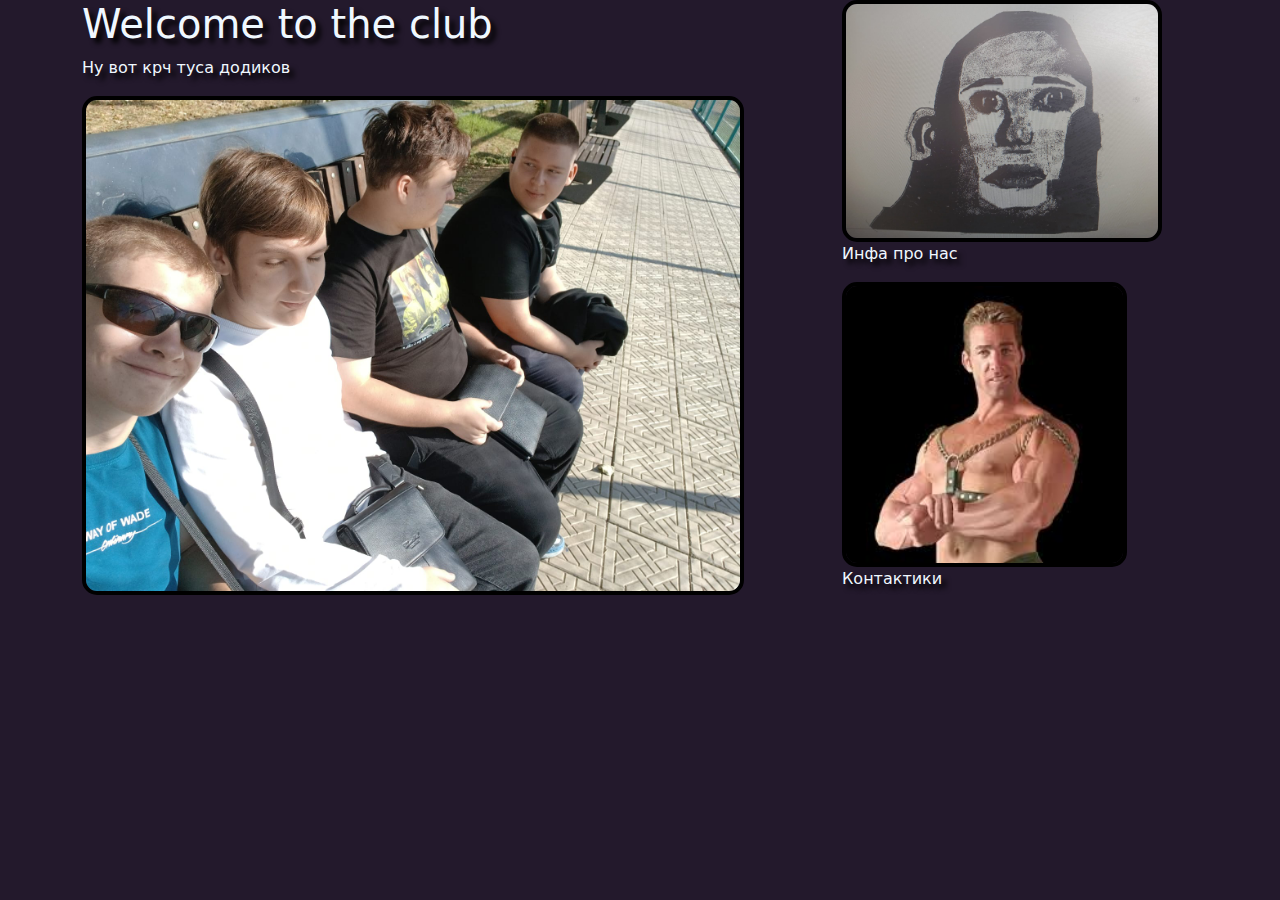
<file: project/index.html>
<!DOCTYPE html>
<html lang="en">
  <head>
    <meta charset="UTF-8" />
    <meta name="viewport" content="width=device-width, initial-scale=1.0" />
    <title>Мы</title>
    <link
      href="https://cdn.jsdelivr.net/npm/bootstrap@5.3.3/dist/css/bootstrap.min.css"
      rel="stylesheet"
      integrity="sha384-…"
      crossorigin="anonymous"
    />
    <style>
      .card {
        border: 10px solid white; /* белая рамка толщиной 2px */
        border-radius: 8px; /* скругление углов */
      }
    </style>
  </head>
  <body style="background-color: rgb(35, 25, 44)">
    <div class="container">
      <div class="row">
        <div class="col-8">
          <h1 style="text-shadow: 5px 5px 5px black; color: aliceblue">
            Welcome to the club
          </h1>
          <p style="text-shadow: 5px 5px 5px black; color: aliceblue">
            Ну вот крч туса додиков
          </p>
          <img
            src="images/we.jpg"
            alt="Ну тут короче геи борятся"
            style="
              width: 90%;
              height: auto;
              border-radius: 15px;
              border: 4px solid black;
              align-items: center;
            "
          />
        </div>
        <div class="col-4">
          <a href="info.html"
            ><img
              src="images/lobok.jpg"
              alt="сюда"
              style="
                width: 90%;
                height: auto;
                border-radius: 15px;
                border: 4px solid black;
                align-items: center;
              "
          /></a>
          <p style="text-shadow: 5px 5px 5px black; color: aliceblue">
            Инфа про нас
          </p>
          <a href="contacts.html"
            ><img
              src="images/contacts.jpeg"
              alt="сюда"
              style="
                width: 80%;
                height: auto;
                border-radius: 15px;
                border: 4px solid black;
                align-items: center;
              "
          /></a>
          <p style="text-shadow: 5px 5px 5px black; color: aliceblue">
            Контактики
          </p>
        </div>
      </div>
    </div>
    <script
      src="https://cdn.jsdelivr.net/npm/bootstrap@5.3.3/dist/js/bootstrap.bundle.min.js"
      integrity="sha384-YvpcrYf0tY3lHB60NNkmXc5s9fDVZLESaAA55NDzOxhy9GkcIdslK1eN7N6jIeHz"
      crossorigin="anonymous"
    ></script>
  </body>
</html>
</file>
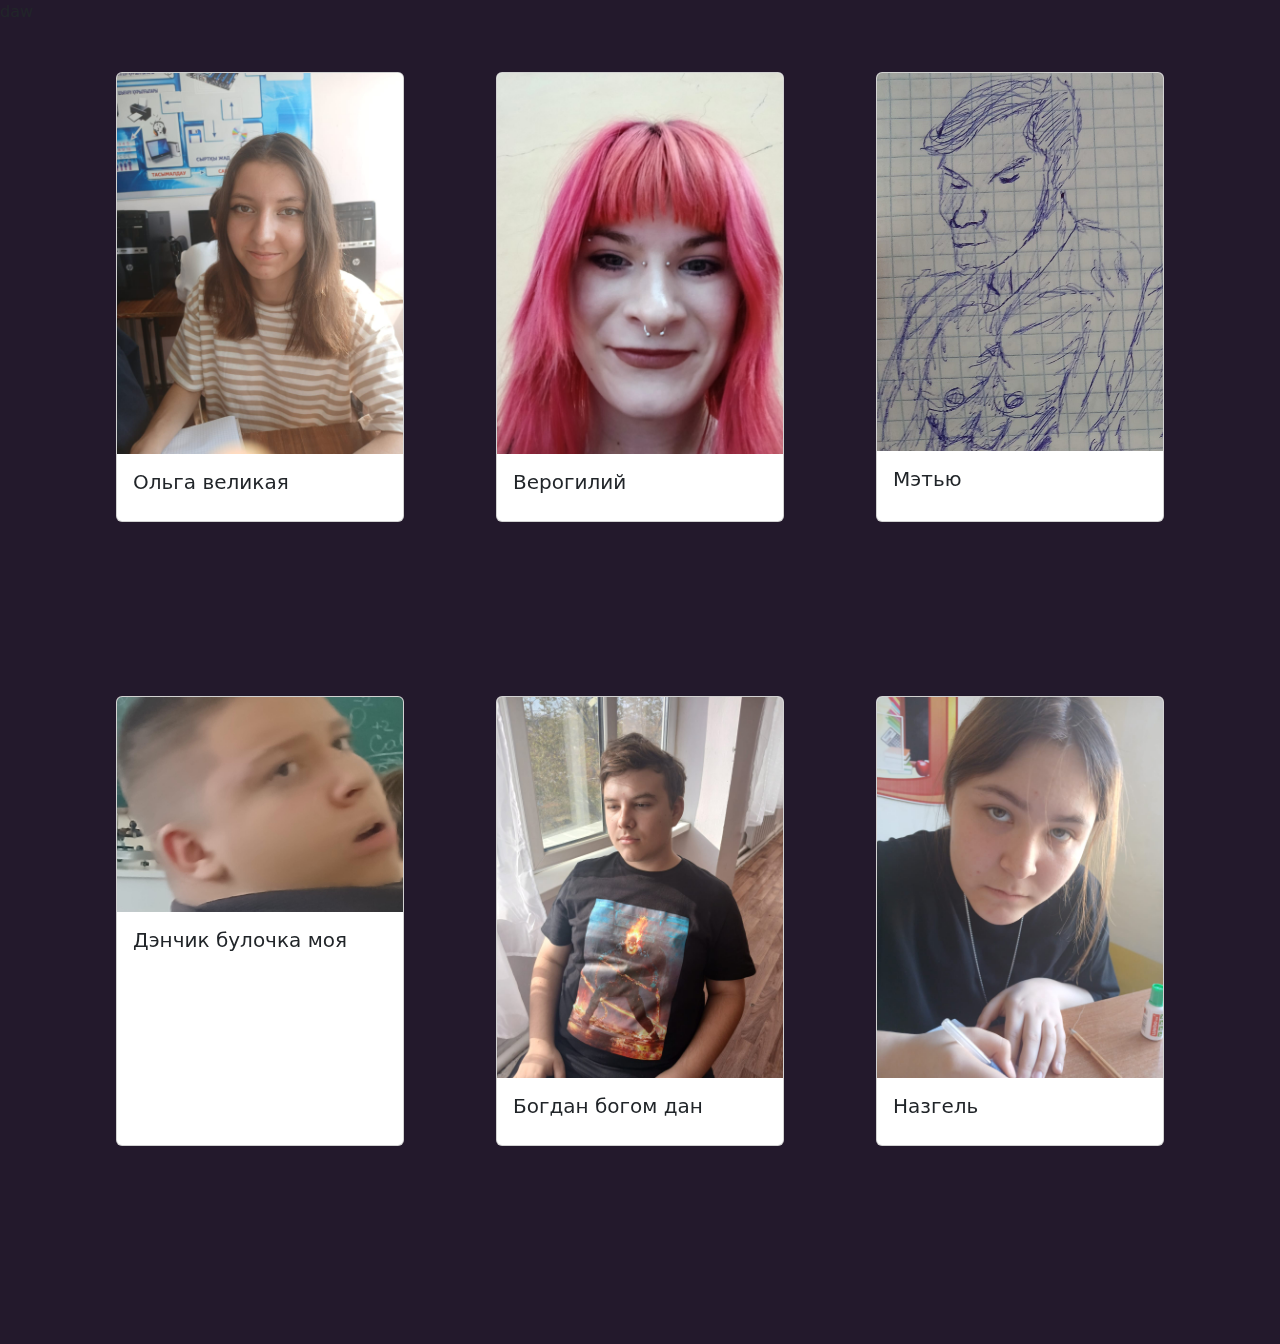
<file: project/info.html>
<!DOCTYPE html>daw
<html lang="en">
  <head>
    <meta charset="UTF-8" />
    <meta name="viewport" content="width=device-width, initial-scale=1.0" />
    <title>Мы</title>
    <link
      href="https://cdn.jsdelivr.net/npm/bootstrap@5.3.3/dist/css/bootstrap.min.css"
      rel="stylesheet"
      integrity="sha384-…"
      crossorigin="anonymous"
    />
    <link rel="stylesheet" href="style.css" />
  </head>
  <body style="background-color: rgb(35, 25, 44)">
    <audio
      src="short-sharp-page-flipping-sound.mp3"
      preload="auto"
      id="flip-sound"
    ></audio>
    <div class="container my-5" style="margin: auto">
      <div class="row row-cols-1 row-cols-md-2 row-cols-lg-3 g-4">
        <div class="col d-flex justify-content-center">
          <div class="flip-card">
            <div class="flip-inner">
              <div class="flip-front">
                <div class="card" style="width: 18rem; height: 450px">
                  <img src="images/helga.jpg" class="card-img-top" alt="..." />
                  <div class="card-body">
                    <h5 class="card-title">Ольга великая</h5>
                  </div>
                </div>
              </div>
              <div class="flip-back">
                <div class="card" style="width: 18rem; height: 450px">
                  <div class="card-body">
                    <h5 class="card-title">Ольга великая</h5>
                    <p class="card-text">
                      Её шутки чернее чем негр ночью ворующий уголь. Однажды
                      спаслась от изнасилования, изнасиловав насильника.
                    </p>
                  </div>
                </div>
              </div>
            </div>
          </div>
        </div>
        <div class="col d-flex justify-content-center">
          <div class="flip-card">
            <div class="flip-inner">
              <div class="flip-front">
                <div class="card" style="width: 18rem; height: 450px">
                  <img
                    src="images/veronik.jpg"
                    class="card-img-top"
                    alt="..."
                  />
                  <div class="card-body">
                    <h5 class="card-title">Верогилий</h5>
                  </div>
                </div>
              </div>
              <div class="flip-back">
                <div class="card" style="width: 18rem; height: 450px">
                  <div class="card-body">
                    <h5 class="card-title">Верогилий</h5>
                    <p class="card-text">
                      Провалила кастинг на роль в игру "Альтушка для скуфа",
                      теперь ищет такого ирл. Ce la vi
                    </p>
                  </div>
                </div>
              </div>
            </div>
          </div>
        </div>
        <div class="col d-flex justify-content-center">
          <div class="flip-card">
            <div class="flip-inner">
              <div class="flip-front">
                <div class="card" style="width: 18rem; height: 450px">
                  <img src="images/matew.jpg" class="card-img-top" alt="..." />
                  <div class="card-body">
                    <h5 class="card-title">Мэтью</h5>
                  </div>
                </div>
              </div>
              <div class="flip-back">
                <div class="card" style="width: 18rem; height: 450px">
                  <div class="card-body">
                    <h5 class="card-title">Мэтью</h5>
                    <p class="card-text">
                      Этот серый кардинал настолько скрытен и таинственен, что
                      из доступных его изображений только фотореалистичная
                      зарисовка, сделанная когда одна из фанаток его пробралась
                      в его купальню.
                    </p>
                  </div>
                </div>
              </div>
            </div>
          </div>
        </div>
        <div class="col d-flex justify-content-center">
          <div class="flip-card">
            <div class="flip-inner">
              <div class="flip-front">
                <div class="card" style="width: 18rem; height: 450px">
                  <img src="images/den.jpg" class="card-img-top" alt="..." />
                  <div class="card-body">
                    <h5 class="card-title">Дэнчик булочка моя</h5>
                  </div>
                </div>
              </div>
              <div class="flip-back">
                <div class="card" style="width: 18rem; height: 450px">
                  <div class="card-body">
                    <h5 class="card-title">Дэнчик булочка моя</h5>
                    <p class="card-text">
                      Помимо обладания самой впечатляющей грудью, известной
                      человечеству, это полководец, способный разрушить самую
                      могущественную империю. Очень успешен в доте, что говорит
                      о недюжинном лексиконе и паранормальной
                      стрессоустойчивости.
                    </p>
                  </div>
                </div>
              </div>
            </div>
          </div>
        </div>
        <div class="col d-flex justify-content-center">
          <div class="flip-card">
            <div class="flip-inner">
              <div class="flip-front">
                <div class="card" style="width: 18rem; height: 450px">
                  <img src="images/bogdan.jpg" class="card-img-top" alt="..." />
                  <div class="card-body">
                    <h5 class="card-title">Богдан богом дан</h5>
                  </div>
                </div>
              </div>
              <div class="flip-back">
                <div class="card" style="width: 18rem; height: 450px">
                  <div class="card-body">
                    <h5 class="card-title">Богдан богом дан</h5>
                    <p class="card-text">
                      Этот мастадонт ютуб шортсов способен поглотить всю
                      вселенную, но пока из милости своей терпит нас грешных,
                      чтобы мы могли произвести для Него больше контента и
                      булочек
                    </p>
                  </div>
                </div>
              </div>
            </div>
          </div>
        </div>
        <div class="col d-flex justify-content-center">
          <div class="flip-card">
            <div class="flip-inner">
              <div class="flip-front">
                <div class="card" style="width: 18rem; height: 450px">
                  <img src="images/nazgul.jpg" class="card-img-top" alt="..." />
                  <div class="card-body">
                    <h5 class="card-title">Назгель</h5>
                  </div>
                </div>
              </div>
              <div class="flip-back">
                <div class="card" style="width: 18rem; height: 450px">
                  <div class="card-body">
                    <h5 class="card-title">Назгель</h5>
                    <p class="card-text">
                      Это существо отрицает свой здоровый член по неизвестным
                      причиным. Питается чужими страданиями и кровью. Вот я это
                      пишу, и понимаю, что последний день живу.
                    </p>
                  </div>
                </div>
              </div>
            </div>
          </div>
        </div>
      </div>
    </div>
    <script
      src="https://cdn.jsdelivr.net/npm/bootstrap@5.3.3/dist/js/bootstrap.bundle.min.js"
      integrity="sha384-YvpcrYf0tY3lHB60NNkmXc5s9fDVZLESaAA55NDzOxhy9GkcIdslK1eN7N6jIeHz"
      crossorigin="anonymous"
    ></script>
    <script src="code.js"></script>
  </body>
</html>
</file>
<file: project/style.css>
.flip-card {
  width: 18rem;
  height: 600px;
  perspective: 1000px;
}
.flip-inner {
  width: 100%;
  height: 100%;
  transition: transform 0.6s;
  transform-style: preserve-3d;
}
.flip-card:hover .flip-inner {
  transform: rotateY(180deg);
}
.flip-front,
.flip-back {
  position: absolute;
  width: 100%;
  height: 100%;
  backface-visibility: hidden;
}
.flip-back {
  transform: rotateY(180deg);
}
</file>
